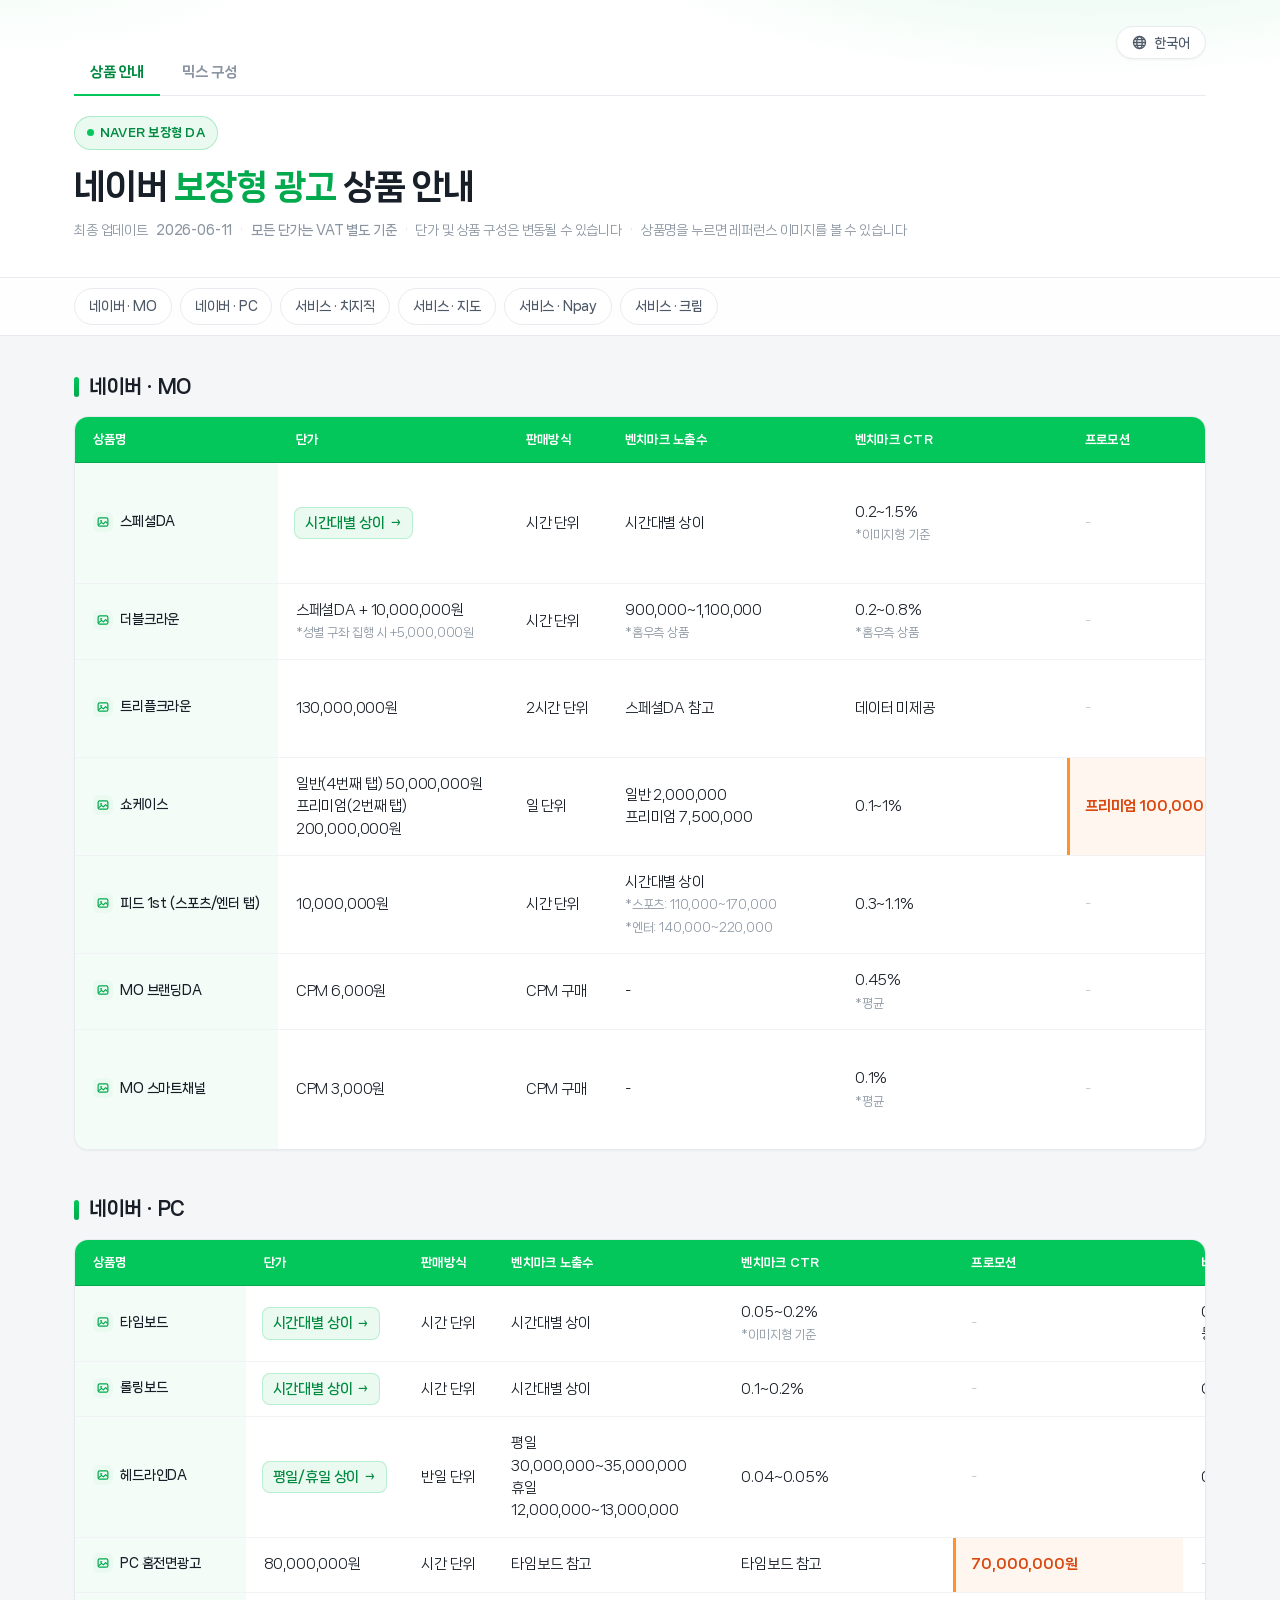
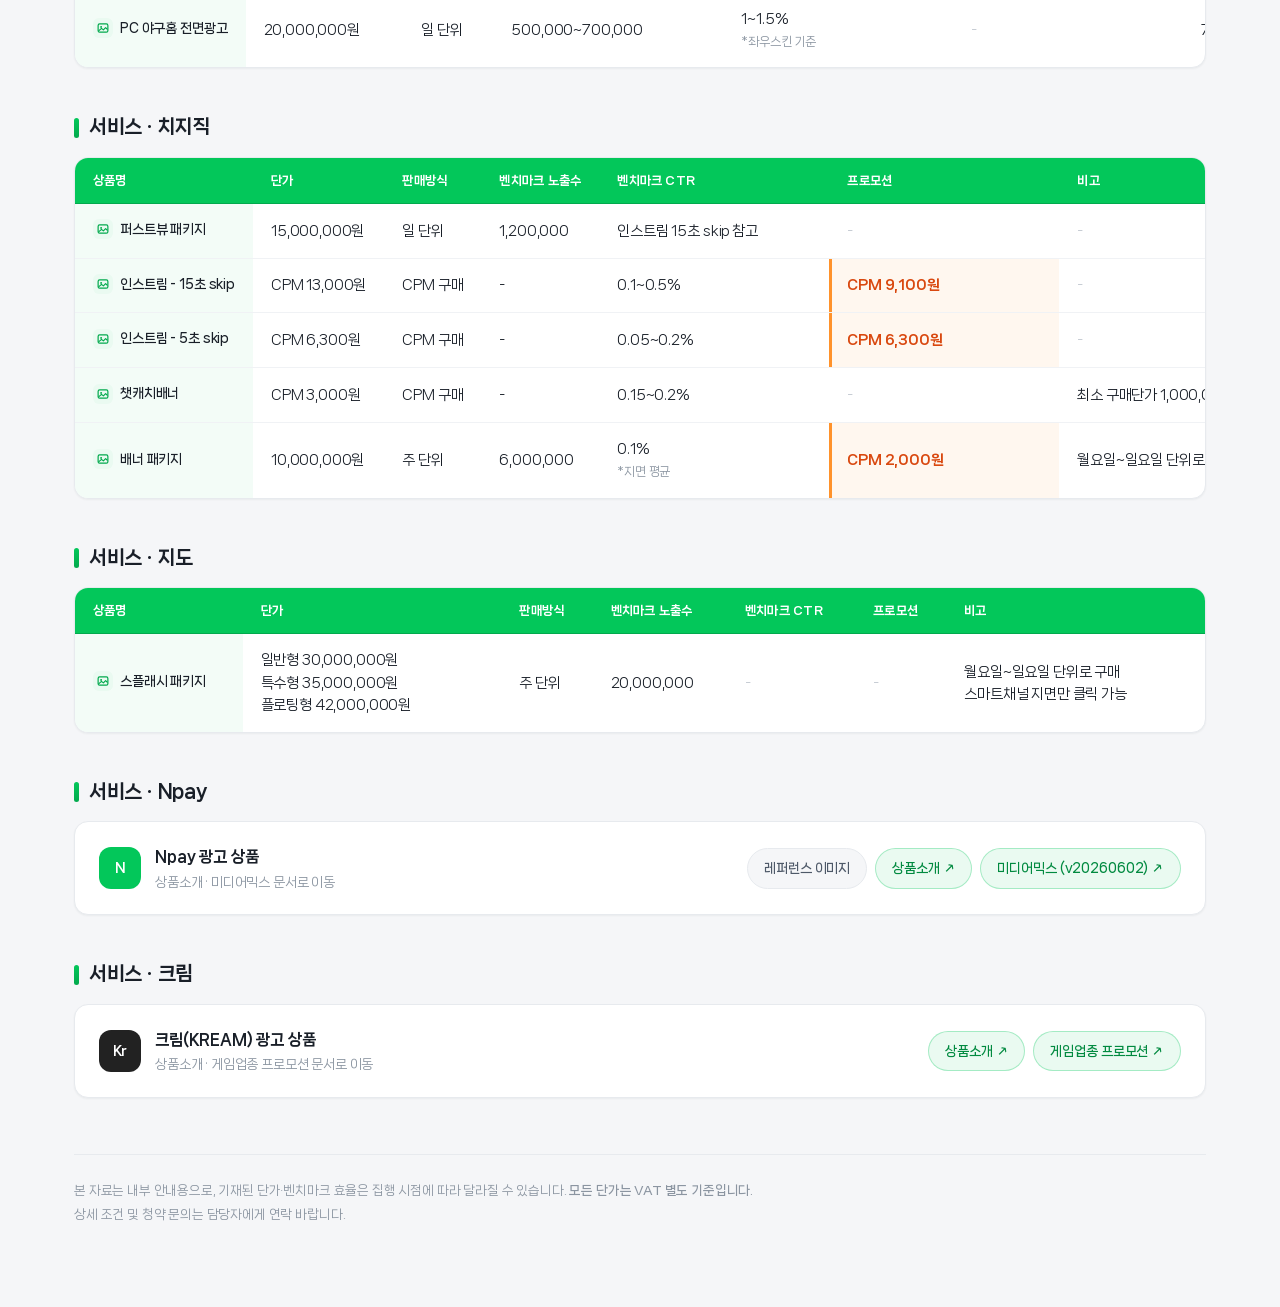
<file: index.html>
<!DOCTYPE html>
<html lang="ko">
<head>
  <meta charset="UTF-8" />
  <meta name="viewport" content="width=device-width, initial-scale=1.0" />
  <title>네이버 보장형 광고 상품 안내</title>
  <link rel="stylesheet" href="style.css" />
</head>
<body>
  <!-- 히어로 -->
  <header class="hero">
    <div class="hero-inner">
      <!-- 언어 선택 -->
      <div class="lang-switch">
        <button class="lang-btn" id="lang-btn" aria-haspopup="true">
          <svg viewBox="0 0 16 16" fill="none" xmlns="http://www.w3.org/2000/svg"><circle cx="8" cy="8" r="6.4" stroke="currentColor" stroke-width="1.4"/><ellipse cx="8" cy="8" rx="2.9" ry="6.4" stroke="currentColor" stroke-width="1.4"/><path d="M2 8h12M2.8 5h10.4M2.8 11h10.4" stroke="currentColor" stroke-width="1.4"/></svg>
          <span id="lang-label"></span>
        </button>
        <div class="lang-menu" id="lang-menu" role="menu"></div>
      </div>

      <nav class="tab-nav" id="tab-nav"></nav>

      <span class="badge" id="hero-badge"></span>
      <h1 id="hero-title"></h1>
      <p class="meta" id="hero-meta"></p>
    </div>
  </header>

  <!-- 카테고리 빠른 이동 -->
  <nav class="quick-nav">
    <div class="quick-nav-inner" id="quick-nav"></div>
  </nav>

  <div class="wrap">
    <main id="content"><!-- data.js 기반 자동 렌더링 --></main>
    <footer class="page-footer" id="page-footer"></footer>
  </div>

  <!-- 레퍼런스 이미지 팝업 -->
  <div class="modal-backdrop" id="modal" aria-hidden="true">
    <div class="modal" role="dialog" aria-modal="true" aria-labelledby="modal-title">
      <div class="modal-head">
        <h3 id="modal-title"></h3>
        <button class="modal-close" id="modal-close" aria-label="닫기">&times;</button>
      </div>
      <div class="modal-body" id="modal-body"></div>
    </div>
  </div>

  <script src="data.js"></script>
  <script src="i18n.js"></script>
  <script>
    const IMG_ICON_SVG = `<svg viewBox="0 0 16 16" fill="none" xmlns="http://www.w3.org/2000/svg"><rect x="1.5" y="2.5" width="13" height="11" rx="2" stroke="currentColor" stroke-width="1.6"/><circle cx="5.5" cy="6.5" r="1.3" fill="currentColor"/><path d="M2.5 11.5L6 8.5l2.5 2 3-3 2 2" stroke="currentColor" stroke-width="1.6" stroke-linecap="round" stroke-linejoin="round"/></svg>`;

    let LANG = I18N.getLang();
    const ui = () => I18N.UI[LANG];
    const tr = v => I18N.tr(v, LANG);

    function esc(s) {
      return String(s ?? "").replace(/[&<>"']/g, c => ({
        "&": "&amp;", "<": "&lt;", ">": "&gt;", '"': "&quot;", "'": "&#39;"
      }[c]));
    }

    function cell(value, wrapOk, extraClass) {
      if (!value) return `<td class="empty">-</td>`;
      const lines = tr(String(value)).split("\n");
      const html = lines
        .map(line => line.trim().startsWith("*")
          ? `<span class="sub-note">${esc(line)}</span>`
          : esc(line))
        .join("<br>");
      const classes = [];
      if (wrapOk || lines.length > 1) classes.push("wrap-ok");
      if (extraClass) classes.push(extraClass);
      return `<td${classes.length ? ` class="${classes.join(" ")}"` : ""}>${html}</td>`;
    }

    function priceCell(p) {
      // 시간대별 단가가 있으면 별도 페이지 링크
      if (Array.isArray(p.timePricing)) {
        const label = tr(p.price) || ui().pdBadge;
        return `<td><a class="price-link" href="price-detail.html?product=${encodeURIComponent(p.id)}">${esc(label)}</a></td>`;
      }
      return cell(p.price);
    }

    function renderCategory(cat) {
      // Npay / 크림 — 외부 문서 링크 카드
      if (cat.linkRow) {
        const lr = cat.linkRow;
        const logoClass = cat.id === "npay" ? "npay" : "kream";
        const refBtn = lr.image
          ? `<button class="lc-btn lc-ref" data-img="${esc(lr.image)}" data-name="${esc(lr.imageName || lr.name)}">${esc(ui().refBtn)}</button>`
          : "";
        const linkBtns = (lr.links || []).map(l =>
          `<a class="lc-btn" href="${esc(l.href)}" target="_blank" rel="noopener">${esc(tr(l.label))} ↗</a>`).join("");
        return `
          <section class="category" id="${esc(cat.id)}">
            <div class="category-head"><h2>${esc(tr(cat.label))}</h2></div>
            <div class="link-card">
              <span class="lc-left">
                <span class="lc-logo ${logoClass}">${logoClass === "npay" ? "N" : "Kr"}</span>
                <span>
                  <span class="lc-title">${esc(tr(lr.name))}</span>
                  <span class="lc-desc" style="display:block">${esc(tr(lr.desc || ""))}</span>
                </span>
              </span>
              <span class="lc-actions">${refBtn}${linkBtns}</span>
            </div>
          </section>`;
      }

      const rows = cat.products.map(p => `
        <tr>
          <td>
            <button class="product-name" data-id="${esc(p.id)}">
              <span class="img-icon">${IMG_ICON_SVG}</span>
              <span class="name-text">${esc(tr(p.name)).replace(/\n/g, "<br>")}</span>
            </button>
          </td>
          ${priceCell(p)}
          ${cell(p.saleType)}
          ${cell(p.impressions)}
          ${cell(p.ctr)}
          ${cell(p.promotion, true, "promo")}
          ${cell(p.note, true)}
        </tr>`).join("");

      return `
        <section class="category" id="${esc(cat.id)}">
          <div class="category-head">
            <h2>${esc(tr(cat.label))}</h2>
          </div>
          <div class="table-card">
            <div class="table-scroll">
              <table>
                <thead>
                  <tr>${ui().cols.map(c => `<th>${esc(c)}</th>`).join("")}</tr>
                </thead>
                <tbody>${rows}</tbody>
              </table>
            </div>
          </div>
        </section>`;
    }

    // ----- 전체 렌더링 (언어 변경 시 재호출) -----
    function renderAll() {
      const u = ui();
      document.title = u.docTitle;
      document.getElementById("tab-nav").innerHTML =
        `<a class="active" href="index.html">${esc(u.mix.tabGuide)}</a>` +
        `<a href="mix.html">${esc(u.mix.tabMix)}</a>`;
      document.getElementById("hero-badge").textContent = u.badge;
      document.getElementById("hero-title").innerHTML = u.titleHtml;
      document.getElementById("hero-meta").innerHTML = [
        `${esc(u.updated)} <strong>${esc(AD_DATA.updatedAt)}</strong>`,
        `<strong>${esc(u.vatNote)}</strong>`,
        esc(u.changeNote),
        esc(u.clickNote)
      ].join(' <span class="dot">·</span> ');
      document.getElementById("page-footer").innerHTML = u.footerHtml;

      document.getElementById("content").innerHTML =
        AD_DATA.categories.map(renderCategory).join("");
      document.getElementById("quick-nav").innerHTML =
        AD_DATA.categories.map(c => `<a href="#${esc(c.id)}">${esc(tr(c.label))}</a>`).join("");

      // 언어 선택 UI
      document.getElementById("lang-label").textContent = I18N.LANG_LABELS[LANG];
      document.getElementById("lang-menu").innerHTML =
        Object.entries(I18N.LANG_LABELS).map(([code, label]) =>
          `<button data-lang="${code}" class="${code === LANG ? "active" : ""}">${label}</button>`).join("");
    }

    renderAll();
    I18N.setLang(LANG);

    // ----- 언어 선택 -----
    const langMenu = document.getElementById("lang-menu");
    document.getElementById("lang-btn").addEventListener("click", e => {
      e.stopPropagation();
      langMenu.classList.toggle("open");
    });
    langMenu.addEventListener("click", e => {
      const btn = e.target.closest("button[data-lang]");
      if (!btn) return;
      LANG = btn.dataset.lang;
      I18N.setLang(LANG);
      langMenu.classList.remove("open");
      renderAll();
    });

    // ----- 팝업 -----
    const modal = document.getElementById("modal");
    const modalTitle = document.getElementById("modal-title");
    const modalBody = document.getElementById("modal-body");

    function findProduct(id) {
      for (const cat of AD_DATA.categories) {
        const hit = (cat.products || []).find(p => p.id === id);
        if (hit) return hit;
      }
      return null;
    }

    function openModal(p) {
      modalTitle.textContent = tr(p.name).replace(/\n/g, " ") + ui().refSuffix;
      // 아직 레퍼런스 이미지가 없는 상품은 바로 안내 문구를 보여줍니다
      if (!p.image) {
        modalBody.innerHTML = `<div class="img-placeholder">${esc(ui().imgPreparing)}</div>`;
        modal.classList.add("open");
        modal.setAttribute("aria-hidden", "false");
        return;
      }
      const img = new Image();
      img.alt = tr(p.name);
      img.onload = () => {
        modalBody.innerHTML = "";
        // 초광폭 이미지는 팝업을 넓히고 세로 기준으로 크게 표시 (좌우 스크롤)
        const ultraWide = img.naturalWidth / img.naturalHeight > 2.4;
        modal.classList.toggle("wide", ultraWide);
        modalBody.appendChild(img);
      };
      img.onerror = () => {
        modalBody.innerHTML = `<div class="img-placeholder">${esc(ui().imgPreparing)}<br><small>(${esc(p.image)})</small></div>`;
      };
      modalBody.innerHTML = `<div class="img-placeholder">${esc(ui().loading)}</div>`;
      img.src = p.image;
      modal.classList.add("open");
      modal.setAttribute("aria-hidden", "false");
    }

    function closeModal() {
      modal.classList.remove("open", "wide");
      modal.setAttribute("aria-hidden", "true");
    }

    document.addEventListener("click", e => {
      if (!e.target.closest(".lang-switch")) langMenu.classList.remove("open");
      const nameBtn = e.target.closest(".product-name");
      if (nameBtn) {
        const p = findProduct(nameBtn.dataset.id);
        if (p) openModal(p);
        return;
      }
      const refBtn = e.target.closest(".lc-ref");
      if (refBtn) {
        openModal({ name: refBtn.dataset.name, image: refBtn.dataset.img });
        return;
      }
      if (e.target === modal || e.target.closest(".modal-close")) closeModal();
    });

    document.addEventListener("keydown", e => {
      if (e.key === "Escape") { closeModal(); langMenu.classList.remove("open"); }
    });
  </script>
</body>
</html>
</file>
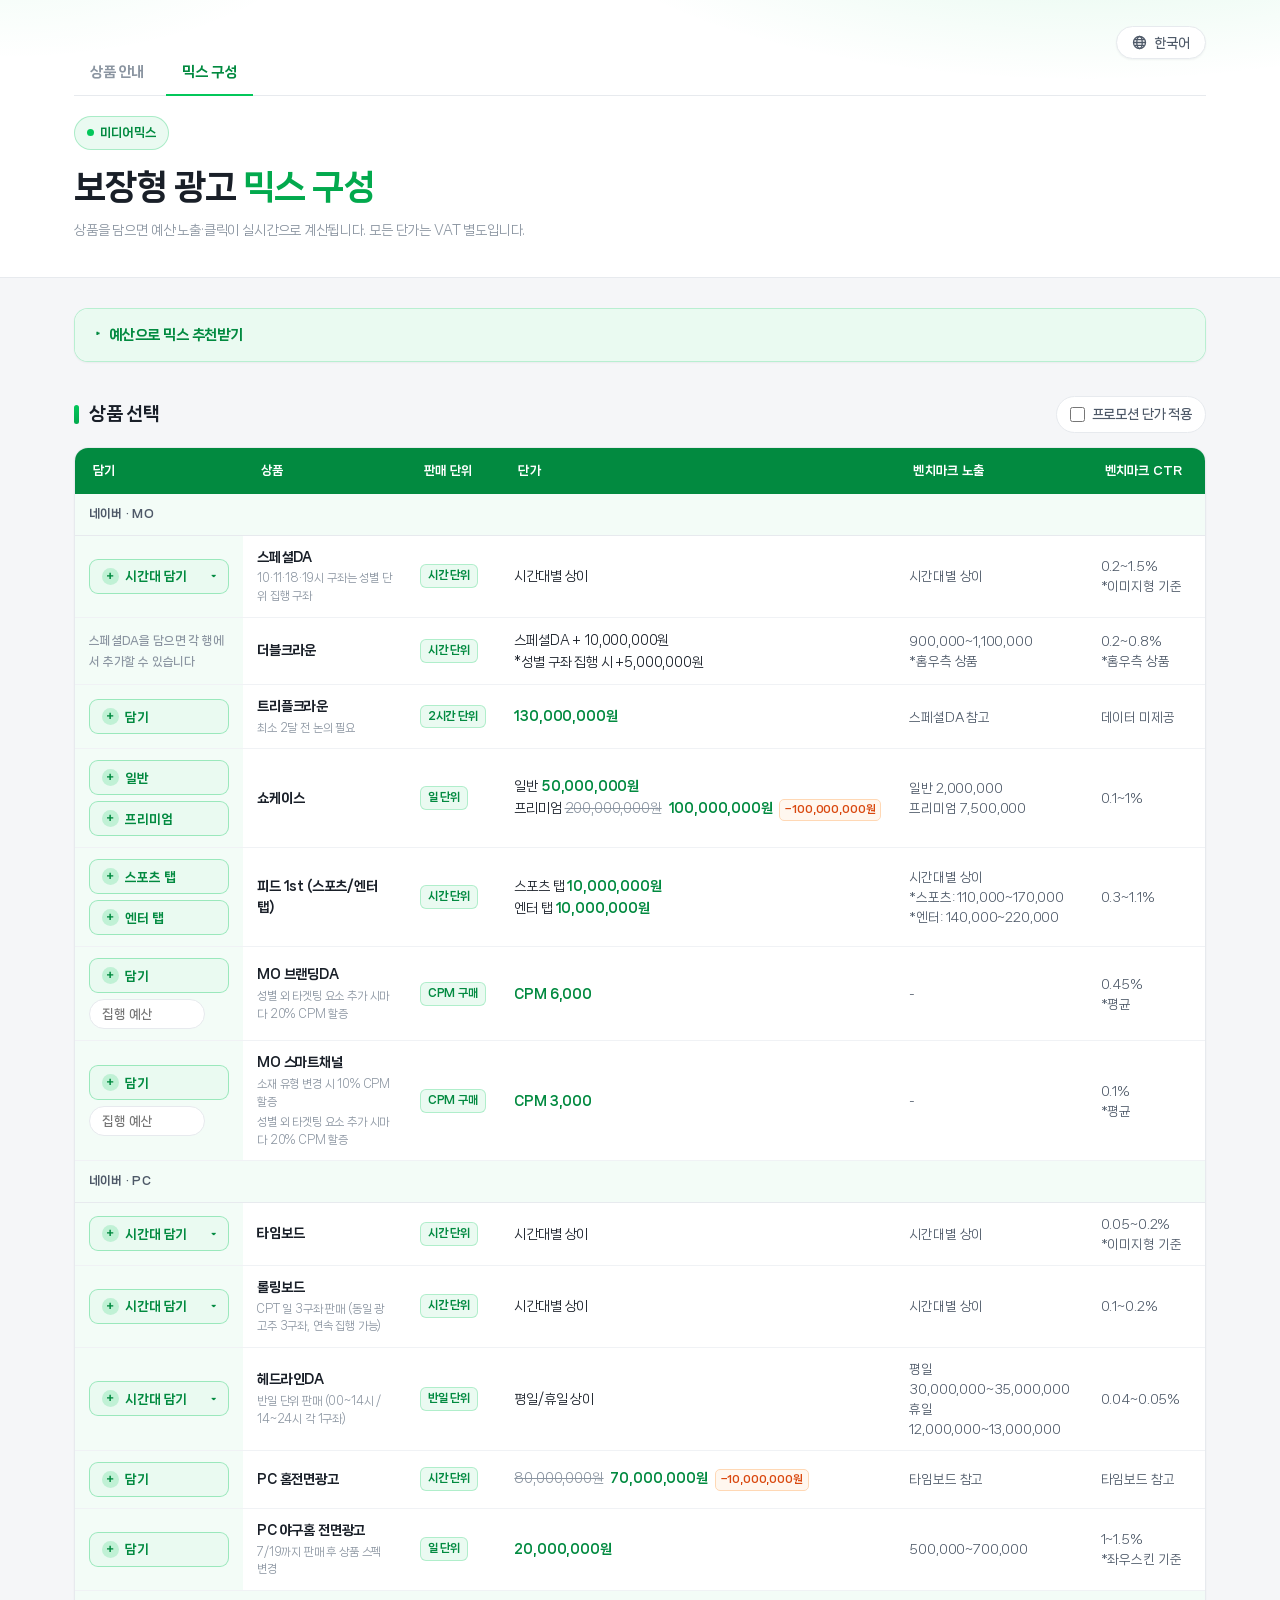
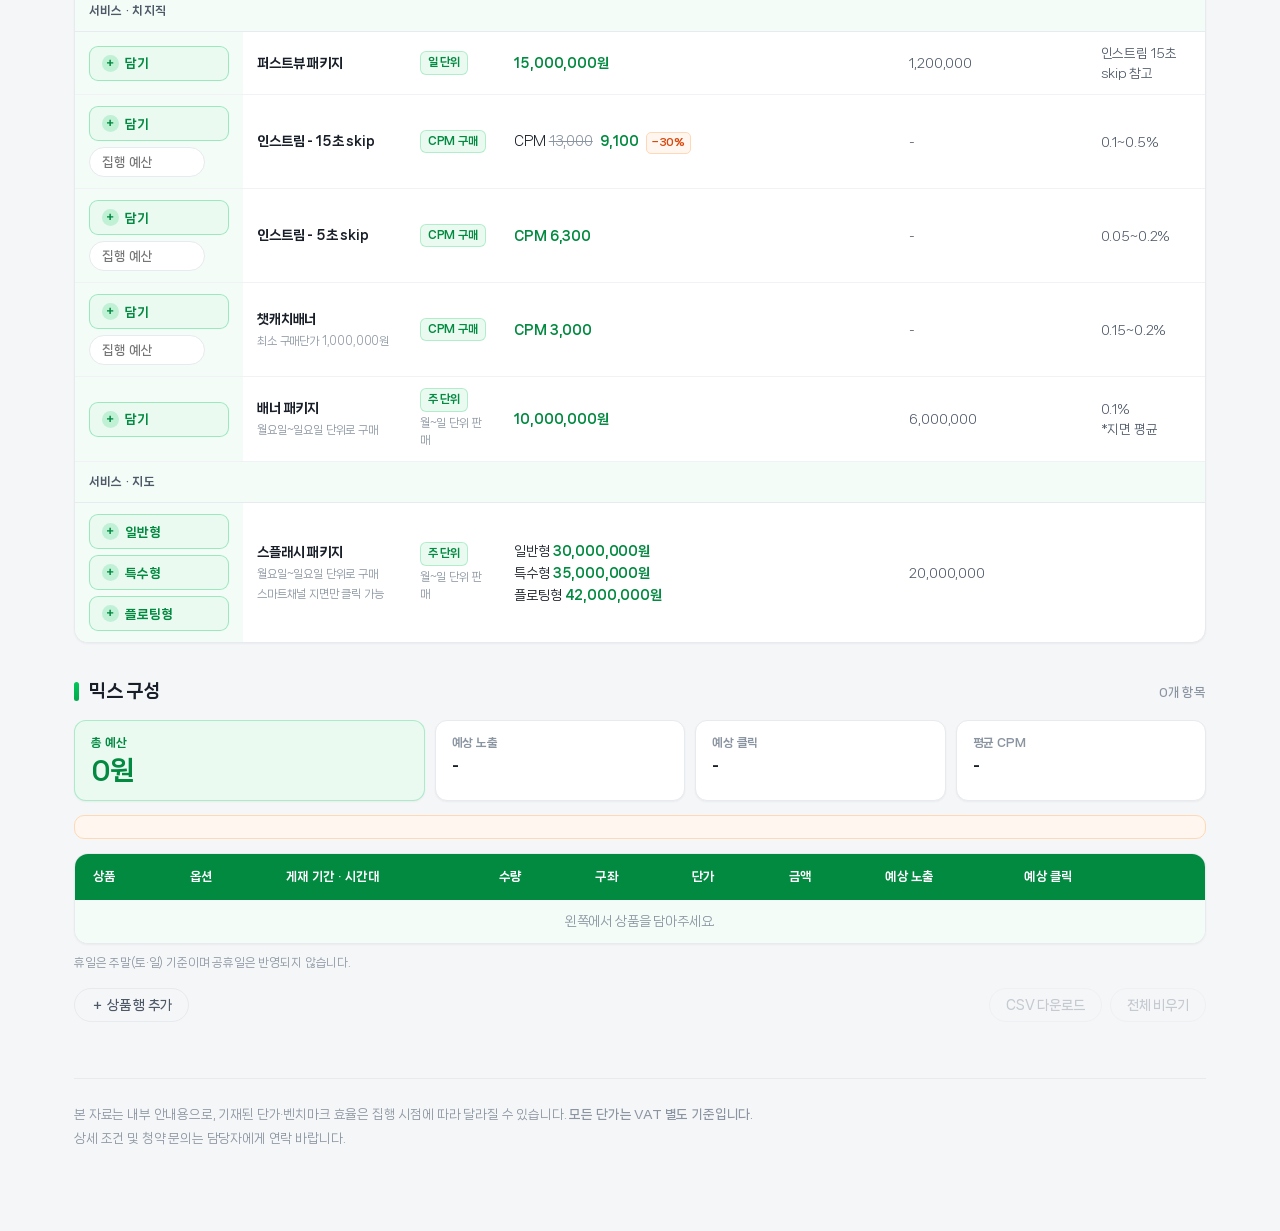
<file: mix.html>
<!DOCTYPE html>
<html lang="ko">
<head>
  <meta charset="UTF-8" />
  <meta name="viewport" content="width=device-width, initial-scale=1.0" />
  <title>보장형 광고 믹스 구성</title>
  <link rel="stylesheet" href="style.css" />
</head>
<body>
  <!-- 히어로 -->
  <header class="hero">
    <div class="hero-inner">
      <!-- 언어 선택 -->
      <div class="lang-switch">
        <button class="lang-btn" id="lang-btn" aria-haspopup="true" aria-expanded="false">
          <svg viewBox="0 0 16 16" fill="none" xmlns="http://www.w3.org/2000/svg"><circle cx="8" cy="8" r="6.4" stroke="currentColor" stroke-width="1.4"/><ellipse cx="8" cy="8" rx="2.9" ry="6.4" stroke="currentColor" stroke-width="1.4"/><path d="M2 8h12M2.8 5h10.4M2.8 11h10.4" stroke="currentColor" stroke-width="1.4"/></svg>
          <span id="lang-label"></span>
        </button>
        <div class="lang-menu" id="lang-menu" role="menu"></div>
      </div>

      <nav class="tab-nav" id="tab-nav"></nav>

      <span class="badge" id="mix-badge"></span>
      <h1 id="mix-title"></h1>
      <p class="meta" id="mix-lead"></p>
    </div>
  </header>

  <div class="wrap">
    <!-- 예산 역산 추천 -->
    <details class="auto-box" id="auto-box">
      <summary id="auto-title"></summary>
      <div class="auto-body" id="auto-body"></div>
    </details>

    <!-- 1. 상품 선택 -->
    <section class="mix-sec">
      <div class="sec-head">
        <h2 id="pick-title"></h2>
        <label class="promo-toggle">
          <input type="checkbox" id="promo-toggle" />
          <span id="promo-label"></span>
        </label>
      </div>
      <div class="table-card">
        <div class="table-scroll">
          <table class="pk-table">
            <thead id="pk-head"></thead>
            <tbody id="pk-body"></tbody>
          </table>
        </div>
      </div>
    </section>

    <!-- 2. 믹스 (상품 선택 하단) -->
    <section class="mix-sec" id="mix-section">
      <div class="sec-head">
        <h2 id="sum-title"></h2>
        <span class="sec-count" id="sum-count"></span>
      </div>

      <dl class="mp-stats" id="sum-stats"></dl>
      <p class="mp-warn" id="sum-warn" hidden></p>
      <div class="promo-hint" id="promo-hint" hidden></div>

      <div class="table-card">
        <div class="table-scroll">
          <table class="mix-table">
            <thead id="mix-head"></thead>
            <tbody id="mix-body"></tbody>
            <tfoot id="mix-foot"></tfoot>
          </table>
        </div>
      </div>

      <p class="mix-note" id="mix-note"></p>

      <div class="mp-actions">
        <button class="lc-btn lc-ref" id="add-row"></button>
        <span class="mp-spacer"></span>
        <button class="lc-btn" id="csv-btn"></button>
        <button class="lc-btn lc-ref" id="clear-btn"></button>
      </div>
    </section>

    <footer class="page-footer" id="page-footer"></footer>
  </div>

  <script src="data.js"></script>
  <script src="i18n.js"></script>
  <script src="mix.js"></script>
</body>
</html>
</file>
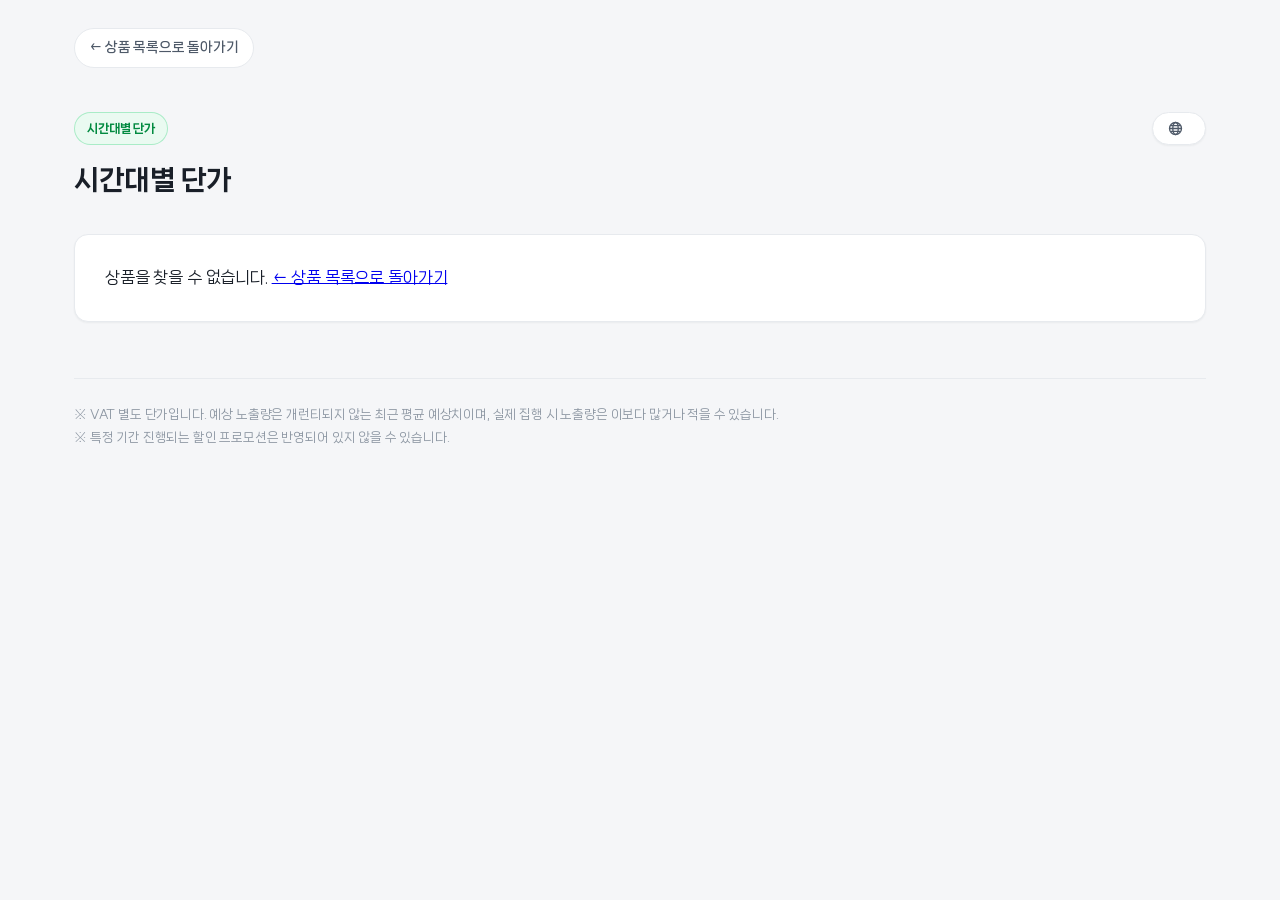
<file: price-detail.html>
<!DOCTYPE html>
<html lang="ko">
<head>
  <meta charset="UTF-8" />
  <meta name="viewport" content="width=device-width, initial-scale=1.0" />
  <title>시간대별 단가 안내</title>
  <link rel="stylesheet" href="style.css" />
</head>
<body>
  <div class="wrap">
    <a class="back-link" href="index.html" id="back-link"></a>

    <header class="page-header">
      <!-- 언어 선택 -->
      <div class="lang-switch">
        <button class="lang-btn" id="lang-btn" aria-haspopup="true">
          <svg viewBox="0 0 16 16" fill="none" xmlns="http://www.w3.org/2000/svg"><circle cx="8" cy="8" r="6.4" stroke="currentColor" stroke-width="1.4"/><ellipse cx="8" cy="8" rx="2.9" ry="6.4" stroke="currentColor" stroke-width="1.4"/><path d="M2 8h12M2.8 5h10.4M2.8 11h10.4" stroke="currentColor" stroke-width="1.4"/></svg>
          <span id="lang-label"></span>
        </button>
        <div class="lang-menu" id="lang-menu" role="menu"></div>
      </div>

      <span class="badge" id="pd-badge"></span>
      <h1 id="product-title"></h1>
      <p class="meta" id="product-meta"></p>
    </header>

    <main id="detail"></main>

    <footer class="page-footer" id="pd-footer"></footer>
  </div>

  <script src="data.js"></script>
  <script src="i18n.js"></script>
  <script>
    let LANG = I18N.getLang();
    const ui = () => I18N.UI[LANG];
    const tr = v => I18N.tr(v, LANG);

    function esc(s) {
      return String(s ?? "").replace(/[&<>"']/g, c => ({
        "&": "&amp;", "<": "&lt;", ">": "&gt;", '"': "&quot;", "'": "&#39;"
      }[c]));
    }

    const id = new URLSearchParams(location.search).get("product");
    let product = null;
    for (const cat of AD_DATA.categories) {
      const hit = (cat.products || []).find(p => p.id === id);
      if (hit) { product = hit; break; }
    }

    function renderAll() {
      const u = ui();
      document.getElementById("back-link").textContent = u.back;
      document.getElementById("pd-badge").textContent = u.pdBadge;
      document.getElementById("pd-footer").innerHTML = u.pdFooterHtml;

      const detail = document.getElementById("detail");

      if (!product) {
        document.getElementById("product-title").textContent = u.pdBadge;
        document.getElementById("product-meta").textContent = "";
        detail.innerHTML = `<div class="detail-card">${esc(u.notFound)} <a href="index.html">${esc(u.back)}</a></div>`;
        return;
      }

      const pname = tr(product.name).replace(/\n/g, " ");
      document.getElementById("product-title").textContent = u.pdTitle(pname);
      document.title = u.pdTitle(pname);

      // 메타 정보: 판매방식 · CTR
      const metaBits = [`${u.updated} ${AD_DATA.updatedAt}`];
      if (product.saleType) metaBits.push(`${u.saleLabel}: ${tr(product.saleType)}`);
      const ctrFirstLine = (product.ctr || "").split("\n")[0];
      if (ctrFirstLine && ctrFirstLine !== "-") metaBits.push(`${u.ctrLabel}: ${tr(ctrFirstLine)}`);
      document.getElementById("product-meta").textContent = metaBits.join(" · ");

      const slots = product.timePricing || [];
      let rowsHtml = "";
      let lastGroup = null;
      for (const t of slots) {
        if (t.group !== lastGroup) {
          rowsHtml += `<tr class="group-row"><td colspan="5">${esc(tr(t.group))}</td></tr>`;
          lastGroup = t.group;
        }
        rowsHtml += `
          <tr>
            <td class="slot">${esc(tr(t.slot))}</td>
            <td>${esc(tr(t.unit))}</td>
            <td class="price">${esc(tr(t.price))}</td>
            <td>${esc(t.imps)}</td>
            <td class="${t.note ? "wrap-ok" : "empty"}">${t.note ? esc(tr(t.note)) : "-"}</td>
          </tr>`;
      }

      if (!slots.length) {
        rowsHtml = `<tr><td colspan="5" class="empty" style="text-align:center;padding:40px;">${esc(u.emptySlots)}</td></tr>`;
      }

      const notesHtml = (product.priceNotes || []).length
        ? `<ul class="price-notes">${product.priceNotes.map(n => `<li>${esc(tr(n))}</li>`).join("")}</ul>`
        : "";

      detail.innerHTML = `
        <div class="table-card">
          <div class="table-scroll">
            <table class="time-table">
              <thead>
                <tr>${u.ths.map(h => `<th>${esc(h)}</th>`).join("")}</tr>
              </thead>
              <tbody>${rowsHtml}</tbody>
            </table>
          </div>
        </div>
        ${notesHtml}`;

      // 언어 선택 UI
      document.getElementById("lang-label").textContent = I18N.LANG_LABELS[LANG];
      document.getElementById("lang-menu").innerHTML =
        Object.entries(I18N.LANG_LABELS).map(([code, label]) =>
          `<button data-lang="${code}" class="${code === LANG ? "active" : ""}">${label}</button>`).join("");
    }

    renderAll();
    I18N.setLang(LANG);

    // ----- 언어 선택 -----
    const langMenu = document.getElementById("lang-menu");
    document.getElementById("lang-btn").addEventListener("click", e => {
      e.stopPropagation();
      langMenu.classList.toggle("open");
    });
    langMenu.addEventListener("click", e => {
      const btn = e.target.closest("button[data-lang]");
      if (!btn) return;
      LANG = btn.dataset.lang;
      I18N.setLang(LANG);
      langMenu.classList.remove("open");
      renderAll();
    });
    document.addEventListener("click", e => {
      if (!e.target.closest(".lang-switch")) langMenu.classList.remove("open");
    });
  </script>
</body>
</html>
</file>
<file: style.css>
/* ===== 네이버 보장형 광고 안내 — 공용 스타일 ===== */
@font-face {
  font-family: "NanumSquareNeo";
  src: url("fonts/NanumSquareNeoTTF-bRg.woff") format("woff"),
       url("https://hangeul.pstatic.net/hangeul_static/webfont/NanumSquareNeo/NanumSquareNeoTTF-bRg.woff") format("woff");
  font-weight: 400;
  font-display: swap;
}
@font-face {
  font-family: "NanumSquareNeo";
  src: url("fonts/NanumSquareNeoTTF-cBd.woff") format("woff"),
       url("https://hangeul.pstatic.net/hangeul_static/webfont/NanumSquareNeo/NanumSquareNeoTTF-cBd.woff") format("woff");
  font-weight: 500 700;
  font-display: swap;
}
@font-face {
  font-family: "NanumSquareNeo";
  src: url("fonts/NanumSquareNeoTTF-dEb.woff") format("woff"),
       url("https://hangeul.pstatic.net/hangeul_static/webfont/NanumSquareNeo/NanumSquareNeoTTF-dEb.woff") format("woff");
  font-weight: 800 900;
  font-display: swap;
}

:root {
  --naver-green: #03c75a;
  --naver-green-dark: #02a94d;
  --naver-green-deep: #028a40;
  --green-tint: #eafaf1;
  --ink: #191f28;
  --ink-soft: #4e5968;
  --ink-faint: #8b95a1;
  --line: #e7eaee;
  --line-soft: #f0f2f5;
  --bg: #f5f6f8;
  --card: #ffffff;
  --hover: #f4fcf7;
  --shadow-sm: 0 1px 2px rgba(25, 31, 40, 0.05);
  --shadow-md: 0 4px 14px rgba(25, 31, 40, 0.07);
  --radius: 14px;
}

* { margin: 0; padding: 0; box-sizing: border-box; }

html { scroll-behavior: smooth; }

body {
  font-family: "NanumSquareNeo", "Apple SD Gothic Neo", "Malgun Gothic", sans-serif;
  background: var(--bg);
  color: var(--ink);
  line-height: 1.6;
  letter-spacing: -0.01em;
}

.wrap {
  max-width: 1180px;
  margin: 0 auto;
  padding: 0 24px 80px;
}

/* ----- 히어로 헤더 ----- */
.hero {
  position: relative;
  background:
    radial-gradient(900px 320px at 85% -40%, rgba(3, 199, 90, 0.14), transparent 60%),
    radial-gradient(600px 260px at 0% -30%, rgba(3, 199, 90, 0.08), transparent 55%),
    var(--card);
  border-bottom: 1px solid var(--line);
  margin-bottom: 0;
}

.hero-inner {
  position: relative;
  max-width: 1180px;
  margin: 0 auto;
  padding: 52px 24px 36px;
}

/* ----- 언어 선택 (지구본) ----- */
.lang-switch {
  position: absolute;
  top: 26px;
  right: 24px;
  z-index: 60;
}

.lang-btn {
  display: inline-flex;
  align-items: center;
  gap: 7px;
  font-family: inherit;
  font-size: 13px;
  font-weight: 700;
  color: var(--ink-soft);
  background: #fff;
  border: 1px solid var(--line);
  border-radius: 999px;
  padding: 8px 15px;
  cursor: pointer;
  box-shadow: var(--shadow-sm);
  transition: all 0.15s ease;
}
.lang-btn svg { width: 15px; height: 15px; }
.lang-btn:hover {
  color: var(--naver-green-deep);
  border-color: rgba(3, 199, 90, 0.4);
  background: var(--green-tint);
}

.lang-menu {
  position: absolute;
  right: 0;
  top: calc(100% + 6px);
  min-width: 130px;
  background: #fff;
  border: 1px solid var(--line);
  border-radius: 12px;
  box-shadow: var(--shadow-md);
  padding: 5px;
  display: none;
}
.lang-menu.open { display: block; animation: backdrop-in 0.12s ease; }

.lang-menu button {
  display: block;
  width: 100%;
  text-align: left;
  font-family: inherit;
  font-size: 13px;
  font-weight: 700;
  color: var(--ink-soft);
  background: none;
  border: none;
  border-radius: 8px;
  padding: 9px 12px;
  cursor: pointer;
}
.lang-menu button:hover { background: var(--green-tint); color: var(--naver-green-deep); }
.lang-menu button.active {
  color: var(--naver-green-deep);
  background: var(--green-tint);
}

.hero .badge {
  display: inline-flex;
  align-items: center;
  gap: 6px;
  background: var(--green-tint);
  color: var(--naver-green-deep);
  border: 1px solid rgba(3, 199, 90, 0.28);
  font-size: 12px;
  font-weight: 800;
  letter-spacing: 0.02em;
  padding: 6px 12px;
  border-radius: 999px;
  margin-bottom: 16px;
}
.hero .badge::before {
  content: "";
  width: 7px;
  height: 7px;
  border-radius: 50%;
  background: var(--naver-green);
}

.hero h1 {
  font-size: 34px;
  font-weight: 800;
  letter-spacing: -0.03em;
  line-height: 1.25;
}
.hero h1 .accent { color: var(--naver-green-dark); }

.hero .meta {
  margin-top: 12px;
  font-size: 13px;
  color: var(--ink-faint);
  display: flex;
  align-items: center;
  gap: 8px;
  flex-wrap: wrap;
}
.hero .meta .dot { color: #d3d8de; }

/* ----- 카테고리 빠른 이동 ----- */
.quick-nav {
  position: sticky;
  top: 0;
  z-index: 50;
  background: rgba(255, 255, 255, 0.88);
  backdrop-filter: blur(10px);
  -webkit-backdrop-filter: blur(10px);
  border-bottom: 1px solid var(--line);
  margin-bottom: 36px;
}
.quick-nav-inner {
  max-width: 1180px;
  margin: 0 auto;
  padding: 10px 24px;
  display: flex;
  gap: 8px;
  overflow-x: auto;
  scrollbar-width: none;
}
.quick-nav-inner::-webkit-scrollbar { display: none; }

.quick-nav a {
  flex: 0 0 auto;
  font-size: 13px;
  font-weight: 700;
  color: var(--ink-soft);
  text-decoration: none;
  padding: 7px 14px;
  border-radius: 999px;
  border: 1px solid var(--line);
  background: #fff;
  transition: all 0.15s ease;
  white-space: nowrap;
}
.quick-nav a:hover {
  color: var(--naver-green-deep);
  border-color: rgba(3, 199, 90, 0.4);
  background: var(--green-tint);
}

/* ----- 카테고리 섹션 ----- */
.category { margin-bottom: 44px; scroll-margin-top: 70px; }

.category-head {
  display: flex;
  align-items: baseline;
  gap: 10px;
  margin-bottom: 14px;
}

.category h2 {
  font-size: 19px;
  font-weight: 800;
  letter-spacing: -0.02em;
  display: flex;
  align-items: center;
  gap: 10px;
}
.category h2::before {
  content: "";
  width: 5px;
  height: 20px;
  border-radius: 3px;
  background: linear-gradient(180deg, var(--naver-green), var(--naver-green-dark));
}

/* ----- 표 ----- */
.table-card {
  background: var(--card);
  border: 1px solid var(--line);
  border-radius: var(--radius);
  overflow: hidden;
  box-shadow: var(--shadow-sm);
}
.table-scroll { overflow-x: auto; }

table { width: 100%; border-collapse: collapse; font-size: 14px; }

thead th {
  background: var(--naver-green);
  color: #fff;
  font-weight: 800;
  font-size: 12px;
  letter-spacing: 0.02em;
  text-align: left;
  padding: 13px 18px;
  border-bottom: 1px solid var(--naver-green-dark);
  white-space: nowrap;
}

tbody td {
  padding: 15px 18px;
  border-bottom: 1px solid var(--line-soft);
  vertical-align: middle;
  white-space: nowrap;
}
tbody td.wrap-ok { white-space: normal; min-width: 230px; }

tbody tr:last-child td { border-bottom: none; }
tbody tr { transition: background 0.12s ease; }
tbody tr:hover { background: var(--hover); }

td.empty { color: #c4cad2; }

/* 셀 안의 보조 주석 (* 로 시작하는 줄) */
.sub-note {
  font-size: 12px;
  color: var(--ink-faint);
}

/* 프로모션 열 강조 */
td.promo {
  color: #d9480f;
  font-weight: 800;
  background: #fff7ef;
  box-shadow: inset 3px 0 0 #ff922b;
}
tbody tr:hover td.promo { background: #ffefdd; }
td.promo .sub-note { color: #e8794a; }

/* ----- 시간대별 단가 표 ----- */
.time-table .group-row td {
  background: #f4f6f8;
  font-weight: 800;
  font-size: 13px;
  color: var(--ink-soft);
  padding: 9px 18px;
  border-bottom: 1px solid var(--line);
}
.time-table td.slot { font-weight: 700; }
.time-table td.price { font-weight: 800; color: var(--naver-green-deep); }

.price-notes {
  margin: 16px 4px 0;
  padding: 16px 20px;
  background: var(--green-tint);
  border: 1px solid rgba(3, 199, 90, 0.22);
  border-radius: 10px;
  list-style: none;
  font-size: 13px;
  color: var(--ink-soft);
}
.price-notes li {
  padding-left: 16px;
  position: relative;
  line-height: 1.9;
}
.price-notes li::before {
  content: "·";
  position: absolute;
  left: 4px;
  color: var(--naver-green-dark);
  font-weight: 800;
}

/* 상품명 셀: 아주 연한 초록 배경 */
table:not(.time-table) tbody td:first-child {
  background: #f3fcf7;
}

/* 상품명 버튼 (팝업 트리거) */
.product-name {
  background: none;
  border: none;
  font: inherit;
  font-size: 13px;
  font-weight: 700;
  letter-spacing: -0.01em;
  color: var(--ink);
  cursor: pointer;
  padding: 0;
  display: inline-flex;
  align-items: center;
  gap: 7px;
  text-align: left;
}
.product-name:hover { color: var(--naver-green-deep); }
.product-name:hover .name-text {
  text-decoration: underline;
  text-underline-offset: 3px;
}
.product-name .img-icon {
  display: inline-flex;
  align-items: center;
  justify-content: center;
  width: 20px;
  height: 20px;
  border-radius: 6px;
  background: var(--green-tint);
  color: var(--naver-green-dark);
  flex: 0 0 auto;
  transition: all 0.15s ease;
}
.product-name .img-icon svg { width: 12px; height: 12px; }
.product-name:hover .img-icon {
  background: var(--naver-green);
  color: #fff;
}

/* 단가 링크 (시간대별 단가 페이지) */
a.price-link {
  display: inline-flex;
  align-items: center;
  gap: 5px;
  color: var(--naver-green-deep);
  font-weight: 700;
  text-decoration: none;
  padding: 4px 10px;
  margin: -4px -2px;
  border-radius: 8px;
  background: var(--green-tint);
  border: 1px solid rgba(3, 199, 90, 0.22);
  transition: all 0.15s ease;
}
a.price-link::after { content: "→"; font-size: 12px; }
a.price-link:hover {
  background: var(--naver-green);
  border-color: var(--naver-green);
  color: #fff;
}

/* ----- Npay / 크림 링크 카드 ----- */
.link-card {
  display: flex;
  align-items: center;
  justify-content: space-between;
  gap: 16px;
  flex-wrap: wrap;
  background: var(--card);
  border: 1px solid var(--line);
  border-radius: var(--radius);
  padding: 22px 24px;
  color: var(--ink);
  box-shadow: var(--shadow-sm);
}

.link-card .lc-actions {
  display: flex;
  gap: 8px;
  flex-wrap: wrap;
}

.lc-btn {
  display: inline-flex;
  align-items: center;
  gap: 5px;
  font-family: inherit;
  font-size: 13px;
  font-weight: 700;
  letter-spacing: -0.01em;
  color: var(--naver-green-deep);
  background: var(--green-tint);
  border: 1px solid rgba(3, 199, 90, 0.3);
  border-radius: 999px;
  padding: 9px 16px;
  text-decoration: none;
  cursor: pointer;
  transition: all 0.15s ease;
}
.lc-btn:hover {
  background: var(--naver-green);
  border-color: var(--naver-green);
  color: #fff;
}
.lc-btn.lc-ref {
  color: var(--ink-soft);
  background: var(--bg);
  border-color: var(--line);
}
.lc-btn.lc-ref:hover {
  color: var(--naver-green-deep);
  background: var(--green-tint);
  border-color: rgba(3, 199, 90, 0.3);
}

.link-card .lc-left {
  display: flex;
  align-items: center;
  gap: 14px;
}
.link-card .lc-logo {
  width: 42px;
  height: 42px;
  border-radius: 12px;
  display: flex;
  align-items: center;
  justify-content: center;
  font-weight: 800;
  font-size: 13px;
  color: #fff;
  flex: 0 0 auto;
}
.link-card .lc-logo.npay { background: var(--naver-green); }
.link-card .lc-logo.kream { background: #222; }

.link-card .lc-title { font-weight: 800; font-size: 15px; }
.link-card .lc-desc { font-size: 13px; color: var(--ink-faint); margin-top: 2px; }

/* ----- 팝업(모달) ----- */
.modal-backdrop {
  position: fixed;
  inset: 0;
  background: rgba(15, 19, 24, 0.5);
  backdrop-filter: blur(3px);
  -webkit-backdrop-filter: blur(3px);
  display: none;
  align-items: center;
  justify-content: center;
  z-index: 100;
  padding: 24px;
}
.modal-backdrop.open { display: flex; animation: backdrop-in 0.18s ease; }

@keyframes backdrop-in {
  from { opacity: 0; }
  to { opacity: 1; }
}

.modal {
  background: #fff;
  border-radius: 18px;
  max-width: 760px;
  width: 100%;
  max-height: 88vh;
  overflow: auto;
  box-shadow: 0 24px 60px rgba(0, 0, 0, 0.28);
  animation: modal-in 0.22s cubic-bezier(0.21, 1.02, 0.55, 1);
}

@keyframes modal-in {
  from { opacity: 0; transform: translateY(14px) scale(0.97); }
  to { opacity: 1; transform: translateY(0) scale(1); }
}

.modal-head {
  display: flex;
  align-items: center;
  justify-content: space-between;
  padding: 18px 22px;
  border-bottom: 1px solid var(--line);
  position: sticky;
  top: 0;
  background: rgba(255, 255, 255, 0.92);
  backdrop-filter: blur(8px);
}
.modal-head h3 {
  font-size: 16px;
  font-weight: 800;
  display: flex;
  align-items: center;
  gap: 8px;
}
.modal-head h3::before {
  content: "";
  width: 4px;
  height: 16px;
  border-radius: 2px;
  background: var(--naver-green);
}
.modal-close {
  background: var(--bg);
  border: none;
  width: 32px;
  height: 32px;
  border-radius: 50%;
  font-size: 18px;
  line-height: 1;
  color: var(--ink-soft);
  cursor: pointer;
  transition: all 0.15s ease;
}
.modal-close:hover { background: var(--ink); color: #fff; }

.modal-body { padding: 22px; text-align: center; }
.modal-body img {
  width: 100%;
  height: auto;
  border-radius: 10px;
  border: 1px solid var(--line);
}

/* 초광폭 이미지 (배너 등): 팝업을 넓히고 세로 기준 크게, 좌우 스크롤 */
.modal-backdrop.wide .modal { max-width: min(1500px, 94vw); }
.modal-backdrop.wide .modal-body { overflow-x: auto; }
.modal-backdrop.wide .modal-body img {
  width: auto;
  max-width: none;
  height: clamp(260px, 52vh, 540px);
}

.img-placeholder {
  padding: 72px 20px;
  background: var(--bg);
  border: 1.5px dashed #cdd3d9;
  border-radius: 12px;
  color: var(--ink-faint);
  font-size: 14px;
  line-height: 1.8;
}

/* ----- 푸터 ----- */
.page-footer {
  margin-top: 56px;
  padding-top: 24px;
  border-top: 1px solid var(--line);
  font-size: 12.5px;
  color: var(--ink-faint);
  line-height: 1.9;
}

/* ----- 상세 페이지 공용 ----- */
.page-header { position: relative; padding-top: 44px; margin-bottom: 32px; }
.page-header .lang-switch { top: 44px; right: 0; }
.page-header .badge {
  display: inline-flex;
  align-items: center;
  gap: 6px;
  background: var(--green-tint);
  color: var(--naver-green-deep);
  border: 1px solid rgba(3, 199, 90, 0.28);
  font-size: 12px;
  font-weight: 800;
  padding: 6px 12px;
  border-radius: 999px;
  margin-bottom: 14px;
}
.page-header h1 { font-size: 27px; font-weight: 800; letter-spacing: -0.03em; }
.page-header .meta { margin-top: 8px; font-size: 13px; color: var(--ink-faint); }

.back-link {
  display: inline-flex;
  align-items: center;
  gap: 7px;
  font-size: 13.5px;
  font-weight: 700;
  color: var(--ink-soft);
  text-decoration: none;
  margin-top: 28px;
  padding: 8px 14px;
  border-radius: 999px;
  border: 1px solid var(--line);
  background: #fff;
  transition: all 0.15s ease;
}
.back-link:hover {
  color: var(--naver-green-deep);
  border-color: rgba(3, 199, 90, 0.4);
  background: var(--green-tint);
}

.detail-card {
  background: var(--card);
  border: 1px solid var(--line);
  border-radius: var(--radius);
  padding: 30px;
  box-shadow: var(--shadow-sm);
}

.placeholder-note {
  margin-top: 16px;
  font-size: 13px;
  color: var(--ink-faint);
}

/* ===== 탭 (상품 안내 / 믹스 구성) ===== */
.tab-nav {
  display: flex;
  gap: 6px;
  margin-bottom: 20px;
  border-bottom: 1px solid var(--line);
}
.tab-nav a {
  font-size: 14px;
  font-weight: 800;
  letter-spacing: -0.01em;
  color: var(--ink-faint);
  text-decoration: none;
  padding: 9px 16px 11px;
  border-bottom: 2.5px solid transparent;
  margin-bottom: -1px;
  transition: color 0.15s ease, border-color 0.15s ease;
}
.tab-nav a:hover { color: var(--ink-soft); }
.tab-nav a.active {
  color: var(--naver-green-deep);
  border-bottom-color: var(--naver-green);
}

/* ===== 믹스 구성 화면 ===== */
.mix-sec { margin-top: 34px; }

.sec-head {
  display: flex;
  align-items: center;
  justify-content: space-between;
  gap: 14px;
  flex-wrap: wrap;
  margin-bottom: 14px;
}
.sec-head h2 {
  font-size: 18px;
  font-weight: 800;
  letter-spacing: -0.02em;
  display: flex;
  align-items: center;
  gap: 10px;
}
.sec-head h2::before {
  content: "";
  width: 5px;
  height: 19px;
  border-radius: 3px;
  background: linear-gradient(180deg, var(--naver-green), var(--naver-green-dark));
}
.sec-count { font-size: 12.5px; font-weight: 700; color: var(--ink-faint); }

/* ----- 예산 역산 ----- */
.auto-box {
  background: var(--card);
  border: 1px solid rgba(3, 199, 90, 0.28);
  border-radius: var(--radius);
  box-shadow: var(--shadow-sm);
  margin-top: 30px;
  overflow: hidden;
}
.auto-box > summary {
  cursor: pointer;
  list-style: none;
  padding: 15px 20px;
  font-size: 14px;
  font-weight: 800;
  color: var(--naver-green-deep);
  background: var(--green-tint);
  display: flex;
  align-items: center;
  gap: 8px;
}
.auto-box > summary::-webkit-details-marker { display: none; }
.auto-box > summary::before {
  content: "▸";
  font-size: 11px;
  transition: transform 0.15s ease;
}
.auto-box[open] > summary::before { transform: rotate(90deg); }
.auto-body { padding: 18px 20px 20px; }
.auto-grid {
  display: grid;
  grid-template-columns: repeat(auto-fit, minmax(148px, 1fr));
  gap: 12px;
}
.auto-grid label {
  display: flex;
  flex-direction: column;
  gap: 5px;
  font-size: 11.5px;
  font-weight: 800;
  color: var(--ink-faint);
  letter-spacing: 0;
}
.auto-grid input,
.auto-grid select {
  font-family: inherit;
  font-size: 13.5px;
  font-weight: 700;
  color: var(--ink);
  background: #fff;
  border: 1px solid var(--line);
  border-radius: 9px;
  padding: 9px 11px;
  width: 100%;
}
.auto-grid input:focus,
.auto-grid select:focus,
.mix-table input:focus,
.mix-table select:focus,
.pc-spend:focus {
  outline: 2px solid rgba(3, 199, 90, 0.45);
  outline-offset: 1px;
  border-color: var(--naver-green);
}
.auto-foot {
  display: flex;
  align-items: center;
  gap: 12px;
  flex-wrap: wrap;
  margin-top: 16px;
}
.auto-warn { font-size: 12px; color: var(--ink-faint); }
.auto-result:not(:empty) {
  margin-top: 12px;
  padding: 10px 14px;
  background: var(--green-tint);
  border-radius: 9px;
  font-size: 13px;
  font-weight: 700;
  color: var(--naver-green-deep);
}

/* ----- 상품 선택 ----- */
.promo-toggle {
  display: inline-flex;
  align-items: center;
  gap: 7px;
  font-size: 13px;
  font-weight: 700;
  color: var(--ink-soft);
  cursor: pointer;
  padding: 7px 13px;
  border: 1px solid var(--line);
  border-radius: 999px;
  background: #fff;
}
.promo-toggle:hover { border-color: rgba(3, 199, 90, 0.4); background: var(--green-tint); }
.promo-toggle input { accent-color: var(--naver-green-dark); width: 15px; height: 15px; cursor: pointer; }

/* ----- 상품 선택 표 ----- */
.pk-table { font-size: 13px; }
.pk-table thead th {
  background: var(--naver-green-deep);
  border-bottom-color: var(--naver-green-deep);
}
.pk-table tbody td {
  white-space: normal;
  vertical-align: middle;
  padding: 11px 14px;
}

.pk-cat-row td {
  background: #f4f6f8;
  font-size: 11.5px;
  font-weight: 800;
  color: var(--ink-soft);
  letter-spacing: 0.02em;
  padding: 7px 14px;
  border-bottom: 1px solid var(--line);
}
.pk-cat-row + .pk-prod td { border-top: none; }

.pk-c-name { font-weight: 800; min-width: 150px; }
.pk-c-unit { min-width: 92px; }
.pk-c-price { min-width: 168px; }
.pk-c-imps, .pk-c-ctr { color: var(--ink-soft); font-size: 12.5px; min-width: 104px; }
.pk-c-act { width: 168px; white-space: nowrap; vertical-align: top; }

.pk-unit {
  display: inline-block;
  font-size: 11px;
  font-weight: 800;
  color: var(--naver-green-deep);
  background: var(--green-tint);
  border: 1px solid rgba(3, 199, 90, 0.25);
  border-radius: 6px;
  padding: 2px 7px;
  white-space: nowrap;
}
.pk-note {
  display: block;
  font-size: 11px;
  font-weight: 400;
  color: var(--ink-faint);
  line-height: 1.6;
  margin-top: 3px;
}
.pk-hint { font-size: 11.5px; font-weight: 700; color: var(--ink-faint); }
.pk-hint.ready { color: var(--naver-green-deep); }

.pk-price { display: block; line-height: 1.7; white-space: nowrap; }
.pk-price strong { font-weight: 800; color: var(--naver-green-deep); }
.pk-price s { color: var(--ink-faint); font-weight: 400; margin-right: 4px; }
.pk-save {
  display: inline-block;
  font-size: 10.5px;
  font-weight: 800;
  color: #d9480f;
  background: #fff7ef;
  border: 1px solid #ffd8b5;
  border-radius: 5px;
  padding: 1px 5px;
  margin-left: 4px;
}

.pk-btns { display: flex; flex-direction: column; gap: 6px; align-items: stretch; }
.pc-add {
  display: inline-flex;
  align-items: center;
  gap: 6px;
  width: 100%;
  font-family: inherit;
  font-size: 12.5px;
  font-weight: 800;
  letter-spacing: -0.01em;
  color: var(--naver-green-deep);
  background: var(--green-tint);
  border: 1px solid rgba(3, 199, 90, 0.35);
  border-radius: 9px;
  padding: 8px 12px;
  cursor: pointer;
  transition: all 0.15s ease;
}
.pc-add:hover {
  background: var(--naver-green-dark);
  border-color: var(--naver-green-dark);
  color: #fff;
  transform: translateY(-1px);
  box-shadow: 0 2px 8px rgba(3, 199, 90, 0.28);
}
.pc-add:active { transform: translateY(0); box-shadow: none; }
.pc-add.on {
  background: var(--naver-green-deep);
  border-color: var(--naver-green-deep);
  color: #fff;
}
.pc-add.on:hover { background: #c92a2a; border-color: #c92a2a; box-shadow: none; }
.pc-ico {
  flex: 0 0 auto;
  width: 17px;
  height: 17px;
  border-radius: 50%;
  background: rgba(3, 199, 90, 0.18);
  color: var(--naver-green-deep);
  font-size: 11px;
  font-weight: 800;
  line-height: 17px;
  text-align: center;
}
.pc-add:hover .pc-ico, .pc-add.on .pc-ico { background: rgba(255, 255, 255, 0.28); color: #fff; }
.pk-toggle { justify-content: space-between; }
.pk-caret { margin-left: auto; font-size: 10px; transition: transform 0.15s ease; }

.pc-spend {
  font-family: inherit;
  font-size: 12.5px;
  font-weight: 700;
  border: 1px solid var(--line);
  border-radius: 999px;
  padding: 7px 12px;
  width: 116px;
  color: var(--ink);
}

/* 시간대 목록 (상품 행 아래로 펼쳐짐) */
.pk-slots { display: none; }
.pk-slots.open { display: table-row; }
.pk-slots > td { padding: 0 14px 14px !important; background: #fbfcfd; }

.sl-list {
  max-height: 300px;
  overflow-y: auto;
  border: 1px solid var(--line);
  border-radius: 10px;
  background: #fff;
}
.sl-group {
  position: sticky;
  top: 0;
  background: #f4f6f8;
  font-size: 11.5px;
  font-weight: 800;
  color: var(--ink-soft);
  padding: 7px 12px;
  border-bottom: 1px solid var(--line);
  z-index: 1;
}
.sl-row {
  display: grid;
  grid-template-columns: 18px 84px 60px 1fr auto;
  align-items: center;
  gap: 10px;
  padding: 8px 12px;
  border-bottom: 1px solid var(--line-soft);
  cursor: pointer;
  font-size: 12.5px;
  transition: background 0.12s ease;
}
.sl-row:last-child { border-bottom: none; }
.sl-row:hover { background: var(--hover); }
.sl-row.on { background: var(--green-tint); }
.sl-row input { accent-color: var(--naver-green-dark); width: 15px; height: 15px; cursor: pointer; }
.sl-time { font-weight: 800; color: var(--ink); }
.sl-unit { font-size: 11.5px; color: var(--ink-faint); }
.sl-price { font-weight: 800; color: var(--naver-green-deep); white-space: nowrap; }
.sl-imps { font-size: 11.5px; color: var(--ink-faint); white-space: nowrap; text-align: right; }

/* ----- 프로모션 안내 ----- */
.promo-hint {
  display: flex;
  align-items: center;
  gap: 12px;
  flex-wrap: wrap;
  margin-bottom: 14px;
  padding: 11px 16px;
  background: #fff7ef;
  border: 1px solid #ffd8b5;
  border-radius: 10px;
  font-size: 13px;
  font-weight: 700;
  color: #b1440e;
}
.promo-hint .lc-btn {
  padding: 6px 14px;
  font-size: 12.5px;
  color: #b1440e;
  background: #fff;
  border-color: #ffd8b5;
}
.promo-hint .lc-btn:hover { background: #d9480f; border-color: #d9480f; color: #fff; }

/* ----- 요약 지표 ----- */
.mp-stats {
  display: grid;
  grid-template-columns: minmax(220px, 1.4fr) repeat(3, minmax(140px, 1fr));
  gap: 10px;
  margin-bottom: 14px;
}
.mp-stat {
  background: var(--card);
  border: 1px solid var(--line);
  border-radius: 12px;
  padding: 13px 16px;
  box-shadow: var(--shadow-sm);
}
.mp-stat dt { font-size: 11.5px; font-weight: 800; color: var(--ink-faint); }
.mp-stat dd {
  font-size: 15px;
  font-weight: 800;
  color: var(--ink);
  margin-top: 3px;
  letter-spacing: -0.02em;
}
.mp-stat-hero {
  background: var(--green-tint);
  border-color: rgba(3, 199, 90, 0.28);
}
.mp-stat-hero dt { color: var(--naver-green-deep); }
.mp-stat-hero dd {
  font-size: 26px;
  color: var(--naver-green-deep);
  line-height: 1.2;
}

.mp-warn {
  margin-bottom: 12px;
  padding: 9px 13px;
  background: #fff7ef;
  border: 1px solid #ffd8b5;
  border-radius: 8px;
  font-size: 12px;
  font-weight: 700;
  color: #b1440e;
}

/* ----- 믹스 표 ----- */
.mix-table { font-size: 13px; }
.mix-table thead th {
  background: var(--naver-green-deep);
  border-bottom-color: var(--naver-green-deep);
}
.mix-table tbody td {
  white-space: normal;
  vertical-align: top;
  padding: 11px 12px;
}
.mix-table tbody tr.mt-blank { background: #fcfdfe; }
.mix-table tbody tr.mt-blank:hover { background: var(--hover); }

.mix-table tfoot td {
  background: var(--green-tint);
  border-top: 1.5px solid rgba(3, 199, 90, 0.35);
  font-weight: 800;
  font-size: 13px;
  color: var(--naver-green-deep);
  padding: 13px 12px;
  white-space: nowrap;
}
.mix-table tfoot td:first-child { text-align: right; }

.mt-empty { text-align: center; padding: 40px 12px; color: var(--ink-faint); }

.mt-sel, .mt-time, .mt-num, .mix-table input[type="date"] {
  font-family: inherit;
  font-size: 12.5px;
  font-weight: 700;
  color: var(--ink);
  background: #fff;
  border: 1px solid var(--line);
  border-radius: 8px;
  padding: 7px 9px;
  max-width: 100%;
}
.mt-sel { width: 100%; min-width: 132px; cursor: pointer; }
.mt-prod { font-weight: 800; }
.mt-time { width: 100%; margin-top: 5px; font-weight: 400; }
.mt-num { width: 62px; text-align: right; }
.mt-num-wide { width: 116px; }

.mt-dates { display: inline-flex; align-items: center; gap: 4px; flex-wrap: wrap; }
.mix-table input[type="date"] { width: 132px; }
.mt-tilde { color: var(--ink-faint); font-size: 12px; }

.mt-stack { display: inline-flex; flex-direction: column; gap: 3px; }
.mt-sub {
  display: block;
  font-size: 11px;
  font-weight: 700;
  color: var(--ink-faint);
  margin-top: 3px;
  line-height: 1.5;
}
.mt-warn { color: #d9480f; }
.mt-na { color: #c4cad2; }
.mt-qty { font-weight: 700; white-space: nowrap; }

.mt-c-prod { min-width: 176px; }
.mt-c-opt { min-width: 160px; }
.mt-c-date { min-width: 190px; }
.mt-c-rate, .mt-c-amt, .mt-c-imps, .mt-c-clk { white-space: nowrap; }
.mt-c-amt strong { font-size: 13.5px; font-weight: 800; color: var(--naver-green-deep); }
.mt-c-clk { min-width: 150px; white-space: normal; }
.mt-c-del { width: 40px; }

.mt-addon {
  display: inline-block;
  margin-top: 6px;
  font-family: inherit;
  font-size: 11px;
  font-weight: 700;
  color: var(--ink-soft);
  background: var(--bg);
  border: 1px dashed var(--line);
  border-radius: 999px;
  padding: 5px 10px;
  cursor: pointer;
  transition: all 0.15s ease;
}
.mt-addon:hover { color: var(--naver-green-deep); border-color: var(--naver-green); background: var(--green-tint); }
.mt-addon.on {
  color: #fff;
  background: var(--naver-green-deep);
  border-style: solid;
  border-color: var(--naver-green-deep);
}

.mi-promo {
  display: inline-block;
  margin-top: 5px;
  font-size: 10px;
  font-weight: 800;
  color: #d9480f;
  background: #fff7ef;
  border-radius: 4px;
  padding: 1px 5px;
}
.mi-del {
  width: 24px;
  height: 24px;
  border: none;
  border-radius: 50%;
  background: var(--bg);
  color: var(--ink-faint);
  font-size: 16px;
  line-height: 1;
  cursor: pointer;
  transition: all 0.15s ease;
}
.mi-del:hover { background: #ffe3e3; color: #c92a2a; }

.mix-note { margin-top: 10px; font-size: 11.5px; color: var(--ink-faint); }

.mp-actions { display: flex; gap: 8px; flex-wrap: wrap; margin-top: 16px; }
.mp-spacer { flex: 1 1 auto; }
.mp-actions .lc-btn:disabled {
  opacity: 0.45;
  cursor: not-allowed;
  background: var(--bg);
  border-color: var(--line);
  color: var(--ink-faint);
}

/* ----- CPM 할증 옵션 ----- */
.mt-chk {
  display: flex;
  align-items: center;
  gap: 6px;
  font-size: 11.5px;
  font-weight: 700;
  color: var(--ink-soft);
  margin-top: 5px;
  cursor: pointer;
}
.mt-chk input[type="checkbox"] {
  accent-color: var(--naver-green-dark);
  width: 14px;
  height: 14px;
  cursor: pointer;
}
.mt-chk .mt-num { width: 46px; padding: 4px 6px; text-align: center; }
.mt-up { color: #d9480f; font-weight: 800; white-space: nowrap; }

/* ----- 반응형 ----- */
@media (max-width: 980px) {
  .mp-stats { grid-template-columns: 1fr 1fr; }
}

@media (max-width: 768px) {
  .hero-inner { padding: 36px 16px 26px; }
  .hero h1 { font-size: 25px; }
  .quick-nav-inner { padding: 9px 16px; }
  .wrap { padding: 0 12px 60px; }
  table { font-size: 13px; }
  thead th, tbody td { padding: 11px 12px; }
  .link-card { padding: 18px 16px; }
  .tab-nav a { font-size: 13px; padding: 8px 12px 10px; }
  .mp-stats { grid-template-columns: 1fr; }
  .mp-stat-hero dd { font-size: 22px; }
  .sl-row { grid-template-columns: 18px 1fr auto; row-gap: 3px; }
  .sl-imps { grid-column: 2 / -1; text-align: left; }
}
.mt-sel-sm { min-width: 0; margin-top: 5px; font-size: 12px; }

/* 프로모션 절감 지표 */
.mp-stat-save { background: #fff7ef; border-color: #ffd8b5; }
.mp-stat-save dt { color: #b1440e; }
.mp-stat-save dd { color: #d9480f; }

/* 믹스 표 — 게재 기간·시간대 열 */
.mt-unit {
  display: inline-block;
  font-size: 10.5px;
  font-weight: 800;
  color: var(--naver-green-deep);
  background: var(--green-tint);
  border: 1px solid rgba(3, 199, 90, 0.25);
  border-radius: 5px;
  padding: 1px 6px;
  margin-bottom: 5px;
}
.mt-c-date .mt-sel { margin-top: 5px; }
.mt-inline { display: inline-flex; align-items: center; gap: 6px; margin-top: 5px; }
.mt-sub-i { font-size: 11px; font-weight: 700; color: var(--ink-faint); }
.mt-list { color: var(--ink-faint); font-weight: 400; margin-right: 5px; }
.mt-c-opt .mt-sel + .mt-sel { margin-top: 5px; }

/* ----- 담기 상태 강조 ----- */
/* 믹스에 들어간 상품 행은 왼쪽에 초록 띠 + 옅은 배경 */
.pk-prod.in-mix > td { background: #f5fdf8; }
.pk-prod.in-mix > td:first-child { box-shadow: inset 3px 0 0 var(--naver-green); }
.pk-table tbody tr.pk-prod:hover > td { background: var(--hover); }

/* 방금 담은 행이 어디 들어갔는지 잠깐 반짝입니다 */
@keyframes mix-added {
  0%   { background: #d7f7e6; }
  100% { background: transparent; }
}
.mix-table tbody tr.mt-added > td { animation: mix-added 1.4s ease-out; }

@media (prefers-reduced-motion: reduce) {
  .mix-table tbody tr.mt-added > td { animation: none; }
  .pc-add:hover { transform: none; }
}
</file>
